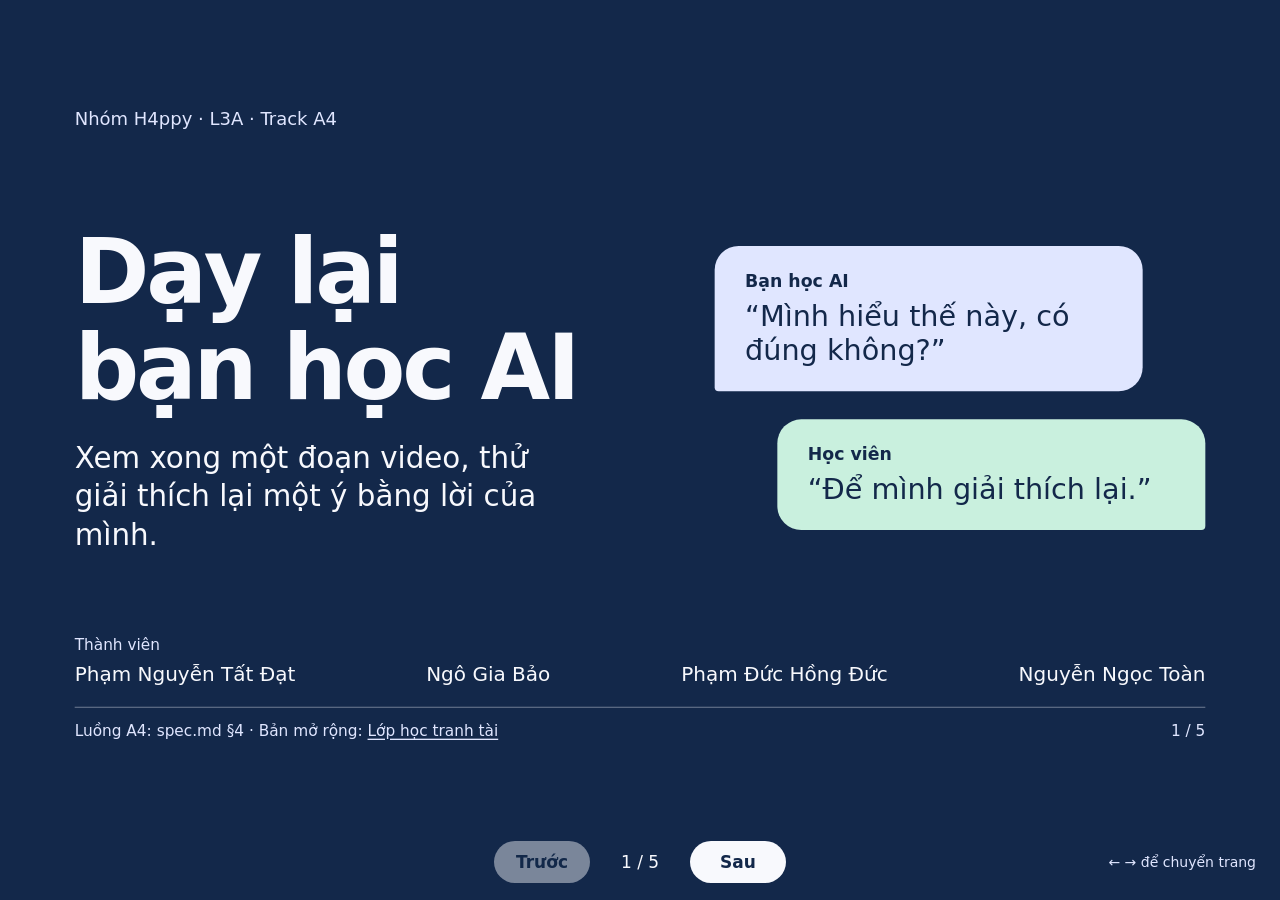
<file: slides/demo-slides.html>
<!DOCTYPE html>
<html lang="vi">
<head>
<meta charset="UTF-8">
<title>H4ppy · Dạy lại bạn học AI · demo CP4</title>
<!--
  Trình chiếu: mở file này, chuyển bằng nút hoặc phím ← →.
  Xuất PDF: Ctrl+P → Lưu dưới dạng PDF, bật đồ họa nền, tắt đầu trang và chân trang.
-->
<style>
  @page { size: 1920px 1080px; margin: 0; }
  :root {
    --ink: #13284a;
    --muted: #4e5e74;
    --paper: #f8f9fd;
    --periwinkle: #e0e6ff;
    --mint: #c9f0de;
    --line: #c9d3e2;
  }
  * { box-sizing: border-box; }
  html, body { margin: 0; }
  body { font: 36px/1.3 "Segoe UI", system-ui, sans-serif; color: var(--ink); background: var(--ink); }
  h1, h2, h3, p, blockquote { margin: 0; }
  h1, h2, h3, strong { font-weight: 700; }
  h1, h2 { line-height: 1.08; letter-spacing: -.035em; }
  h1 { font-size: 135px; }
  h2 { font-size: 86px; }
  h3 { font-size: 46px; line-height: 1.15; }
  a { color: inherit; text-underline-offset: .18em; }

  .deck { position: fixed; inset: 0 0 76px; overflow: hidden; }
  .deck .slide {
    position: absolute; left: 50%; top: 50%;
    transform: translate(-50%, -50%) scale(var(--s, 1));
    visibility: hidden;
  }
  .deck .slide.on { visibility: visible; }
  .slide {
    width: 1920px; height: 1080px; padding: 82px 112px 46px;
    display: grid; grid-template-rows: auto minmax(0, 1fr) auto; gap: 32px;
    background: var(--paper); overflow: hidden;
  }
  .section-label { font-size: 27px; color: var(--muted); margin-bottom: 16px; }
  .src {
    display: flex; justify-content: space-between; align-items: baseline; gap: 28px;
    border-top: 2px solid var(--line); padding-top: 20px; font-size: 23px; color: var(--muted);
  }
  .src span:last-child { white-space: nowrap; font-variant-numeric: tabular-nums; }
  .split { display: grid; grid-template-columns: 1.06fr 1fr; gap: 76px; align-items: center; }
  .number { font-weight: 700; font-variant-numeric: tabular-nums; letter-spacing: -.06em; line-height: 1.03; }
  .metric { font-size: 162px; }
  .panel { padding: 50px 64px; }
  .panel > p:not(:first-child) { margin-top: 18px; }

  .cover { background: var(--ink); color: var(--paper); }
  .cover .section-label, .cover .src { color: var(--periwinkle); }
  .cover .src { border-color: #586781; }
  .cover .split { grid-template-columns: 1.2fr 1fr; }
  .cover .lede { font-size: 44px; margin-top: 32px; max-width: 720px; }
  .exchange { display: grid; gap: 42px; color: var(--ink); }
  .bubble { border-radius: 36px 36px 36px 6px; padding: 36px 46px; background: var(--periwinkle); margin-right: 94px; }
  .bubble + .bubble { border-radius: 36px 36px 6px 36px; background: var(--mint); margin: 0 0 0 94px; }
  .bubble strong { display: block; font-size: 26px; margin-bottom: 10px; }
  .bubble p { font-size: 43px; line-height: 1.18; }
  .roster { margin-bottom: 30px; }
  .roster p { font-size: 23px; color: var(--periwinkle); margin-bottom: 8px; }
  .roster ul { display: flex; justify-content: space-between; gap: 20px; list-style: none; padding: 0; margin: 0; font-size: 30px; }

  .pain .panel { background: var(--periwinkle); border-radius: 10px 96px 10px 10px; }
  .pain .secondary { margin: 0; }
  .secondary div { padding: 28px 0; }
  .secondary div + div { border-top: 2px solid var(--line); }
  .secondary dt { font-size: 58px; font-weight: 700; letter-spacing: -.03em; }
  .secondary dd { margin: 4px 0 0; font-size: 34px; color: var(--muted); }

  .demo .story { align-self: center; }
  .misconception {
    display: flex; gap: 30px; align-items: baseline; padding: 26px 38px;
    background: var(--ink); color: var(--paper); border-radius: 16px;
  }
  .misconception strong { font-size: 27px; color: var(--periwinkle); white-space: nowrap; }
  .misconception p { font-size: 40px; }
  .branches {
    display: grid; grid-template-columns: 1fr 1fr; gap: 36px; position: relative;
    padding-top: 40px;
  }
  .branches::before {
    content: ""; position: absolute; inset: 0 25% auto; height: 39px;
    border: solid var(--line); border-width: 0 2px 2px;
  }
  .branch { padding: 28px 38px 34px; border-top: 6px solid var(--ink); background: var(--periwinkle); }
  .branch + .branch { background: var(--mint); }
  .branch h3 { font-size: 28px; margin-bottom: 12px; }
  .branch .reply { font-size: 37px; min-height: 2.6em; }
  .branch .decision { border-top: 2px solid var(--ink); padding-top: 16px; font-size: 32px; }
  .demo .guardrail { margin-top: 26px; font-size: 31px; }

  .eval .panel { background: var(--ink); color: var(--paper); border-radius: 10px 96px 10px 10px; }
  .eval .panel .metric { color: var(--mint); }
  .eval .panel .baseline { border-top: 2px solid #586781; padding-top: 20px; color: var(--periwinkle); font-size: 30px; }
  .missing { padding-left: 36px; border-left: 6px solid var(--line); }
  .missing h3 { margin-bottom: 20px; }
  .missing p { font-size: 44px; }

  .finish .split { grid-template-columns: 1fr 1.04fr; }
  .finish .panel { background: var(--mint); border-radius: 10px 10px 10px 96px; }
  .finish .metric { font-size: 94px; white-space: nowrap; }
  .finish .goal { border-top: 2px solid var(--line); padding-top: 24px; margin-top: 28px; }
  .finish .plan { margin-top: 24px; }

  .nav {
    position: fixed; left: 0; right: 0; bottom: 0; height: 76px;
    display: flex; align-items: center; justify-content: center; gap: 18px; color: var(--paper);
    font-size: 17px;
  }
  .nav button {
    font: inherit; font-weight: 700; color: var(--ink); background: var(--paper);
    border: 0; border-radius: 999px; padding: 10px 22px; cursor: pointer; min-width: 96px;
  }
  .nav button:disabled { opacity: .45; cursor: default; }
  .nav button:focus-visible { outline: 3px solid var(--mint); outline-offset: 3px; }
  .nav .count { min-width: 64px; text-align: center; font-variant-numeric: tabular-nums; }
  .nav .hint { position: absolute; right: 24px; font-size: 14px; color: var(--periwinkle); }
  @media (max-width: 680px) { .nav .hint { display: none; } }

  @media print {
    body { background: none; print-color-adjust: exact; }
    .deck { position: static; overflow: visible; }
    .deck .slide {
      position: relative; left: auto; top: auto; transform: none; visibility: visible;
      break-after: page;
    }
    .deck .slide:last-child { break-after: auto; }
    .nav { display: none; }
  }
</style>
</head>
<body>
<main class="deck">

<section class="slide cover on">
  <header><p class="section-label">Nhóm H4ppy · L3A · Track A4</p></header>
  <div class="split">
    <div>
      <h1>Dạy lại<br>bạn học AI</h1>
      <p class="lede">Xem xong một đoạn video, thử giải thích lại một ý bằng lời của mình.</p>
    </div>
    <div class="exchange" aria-label="Minh họa hội thoại">
      <div class="bubble">
        <strong>Bạn học AI</strong>
        <p>“Mình hiểu thế này, có đúng không?”</p>
      </div>
      <div class="bubble">
        <strong>Học viên</strong>
        <p>“Để mình giải thích lại.”</p>
      </div>
    </div>
  </div>
  <footer>
    <div class="roster">
      <p>Thành viên</p>
      <ul>
        <li>Phạm Nguyễn Tất Đạt</li>
        <li>Ngô Gia Bảo</li>
        <li>Phạm Đức Hồng Đức</li>
        <li>Nguyễn Ngọc Toàn</li>
      </ul>
    </div>
    <div class="src"><span>Luồng A4: spec.md §4 · Bản mở rộng: <a href="https://main.d1rt2vnqu05aoi.amplifyapp.com">Lớp học tranh tài</a></span><span>1 / 5</span></div>
  </footer>
</section>

<section class="slide pain">
  <header>
    <p class="section-label">Vấn đề</p>
    <h2>Xem xong tưởng đã hiểu.<br>Vào thực hành mới thấy vướng.</h2>
  </header>
  <div class="split">
    <div class="panel">
      <p class="number metric">14/20</p>
      <p>học viên được khảo sát đã phải<br>hỏi lại hoặc mở lại video khi làm lab.</p>
    </div>
    <dl class="secondary">
      <div><dt>97,5%</dt><dd>lượt câu hỏi xen giữa video bị bỏ qua</dd></div>
      <div><dt>≈680 giờ/tháng</dt><dd>ước tính thời gian hỏi và xem lại,<br>không phải thời gian đã tiết kiệm</dd></div>
    </dl>
  </div>
  <footer class="src"><span>Khảo sát 20 học viên L3 · Nhật ký pre-class · evidence/summary.md · spec.md §2</span><span>2 / 5</span></footer>
</section>

<section class="slide demo">
  <header>
    <p class="section-label">Demo A4</p>
    <h2>AI hỏi lại hay chốt?</h2>
  </header>
  <div class="story">
    <blockquote class="misconception">
      <strong>Bạn học AI cố ý hiểu nhầm</strong>
      <p>“Vậy là model tự nhớ cả cuộc trò chuyện với mình nhỉ?”</p>
    </blockquote>
    <div class="branches" aria-label="Hai ca demo độc lập, cùng một ý hiểu nhầm">
      <div class="branch">
        <h3>B05 · Học viên đồng ý với ý sai</h3>
        <p class="reply">“Ừ đúng rồi.”</p>
        <p class="decision"><strong>AI hỏi lại:</strong> Ai giữ lịch sử hội thoại?</p>
      </div>
      <div class="branch">
        <h3>B01 · Học viên giải thích đúng</h3>
        <p class="reply">Ứng dụng giữ lịch sử.<br>Model không tự nhớ.</p>
        <p class="decision"><strong>AI chốt đúng</strong> và dẫn mã đoạn bài.</p>
      </div>
    </div>
    <p class="guardrail">AI đối chiếu với đoạn bài: hỏi tối đa <strong>2 lượt</strong>; vẫn sai thì sửa và dẫn nguồn.</p>
  </div>
  <footer class="src"><span>Hai ca độc lập, rút gọn từ eval/benchmark.csv · Demo: python run.py</span><span>3 / 5</span></footer>
</section>

<section class="slide eval">
  <header>
    <p class="section-label">Kết quả đánh giá</p>
    <h2>Bộ thử tiến bộ,<br>chưa kết luận đạt</h2>
  </header>
  <div class="split">
    <div class="panel">
      <p class="number metric">23/23</p>
      <p>câu thử qua ở lượt 7 · Chấm nháp</p>
      <p class="baseline">Lượt 1: 20/23 · Nhóm đã soát</p>
    </div>
    <div class="missing">
      <h3>Điều chưa đo</h3>
      <p>Học viên có trả lời đúng hơn sau phiên không?</p>
    </div>
  </div>
  <footer class="src"><span>eval/report.md · Lượt 7 còn chờ thành viên nhóm duyệt</span><span>4 / 5</span></footer>
</section>

<section class="slide finish">
  <header>
    <p class="section-label">Chi phí và bước tiếp theo</p>
    <h2>Chi phí thấp, cần đo<br>học viên hiểu đến đâu</h2>
  </header>
  <div class="split">
    <div class="panel">
      <p class="number metric">$3,48–$20,05</p>
      <p>chi phí model mỗi tháng<br>cho 431 học viên <strong>(mô phỏng)</strong></p>
    </div>
    <div>
      <h3>So sánh trước và sau phiên</h3>
      <p class="plan">Ít nhất 5 phiên, với 3 học viên L3 ngoài nhóm trở lên, trên ít nhất 3 đoạn bài.</p>
      <p class="goal"><strong>Mục tiêu:</strong> ≥80% phiên có câu trả lời đúng sau phiên.</p>
    </div>
  </div>
  <footer class="src"><span>Mô phỏng 50 phiên: cost/cost-estimate.md · Kế hoạch đo: validation/log.md</span><span>5 / 5</span></footer>
</section>

</main>

<nav class="nav" aria-label="Chuyển trang">
  <button type="button" id="prev">Trước</button>
  <span class="count" id="count" aria-live="polite">1 / 5</span>
  <button type="button" id="next">Sau</button>
  <span class="hint">← → để chuyển trang</span>
</nav>

<script>
  const slides = [...document.querySelectorAll(".deck .slide")];
  const prev = document.getElementById("prev"), next = document.getElementById("next"), count = document.getElementById("count");
  let cur = 0;

  function fit() {
    const s = Math.min(window.innerWidth / 1920, (window.innerHeight - 76) / 1080);
    document.documentElement.style.setProperty("--s", String(s));
  }
  function show(n) {
    cur = Math.max(0, Math.min(slides.length - 1, n));
    slides.forEach((el, k) => el.classList.toggle("on", k === cur));
    count.textContent = `${cur + 1} / ${slides.length}`;
    prev.disabled = cur === 0;
    next.disabled = cur === slides.length - 1;
    history.replaceState(null, "", `#${cur + 1}`);
  }
  prev.addEventListener("click", () => show(cur - 1));
  next.addEventListener("click", () => show(cur + 1));
  window.addEventListener("keydown", (e) => {
    if (["ArrowRight", "PageDown", " "].includes(e.key)) { e.preventDefault(); show(cur + 1); }
    else if (["ArrowLeft", "PageUp"].includes(e.key)) { e.preventDefault(); show(cur - 1); }
    else if (e.key === "Home") show(0);
    else if (e.key === "End") show(slides.length - 1);
  });
  window.addEventListener("resize", fit);
  window.addEventListener("hashchange", () => show((parseInt(location.hash.slice(1), 10) || 1) - 1));
  fit();
  show((parseInt(location.hash.slice(1), 10) || 1) - 1);
</script>
</body>
</html>
</file>
